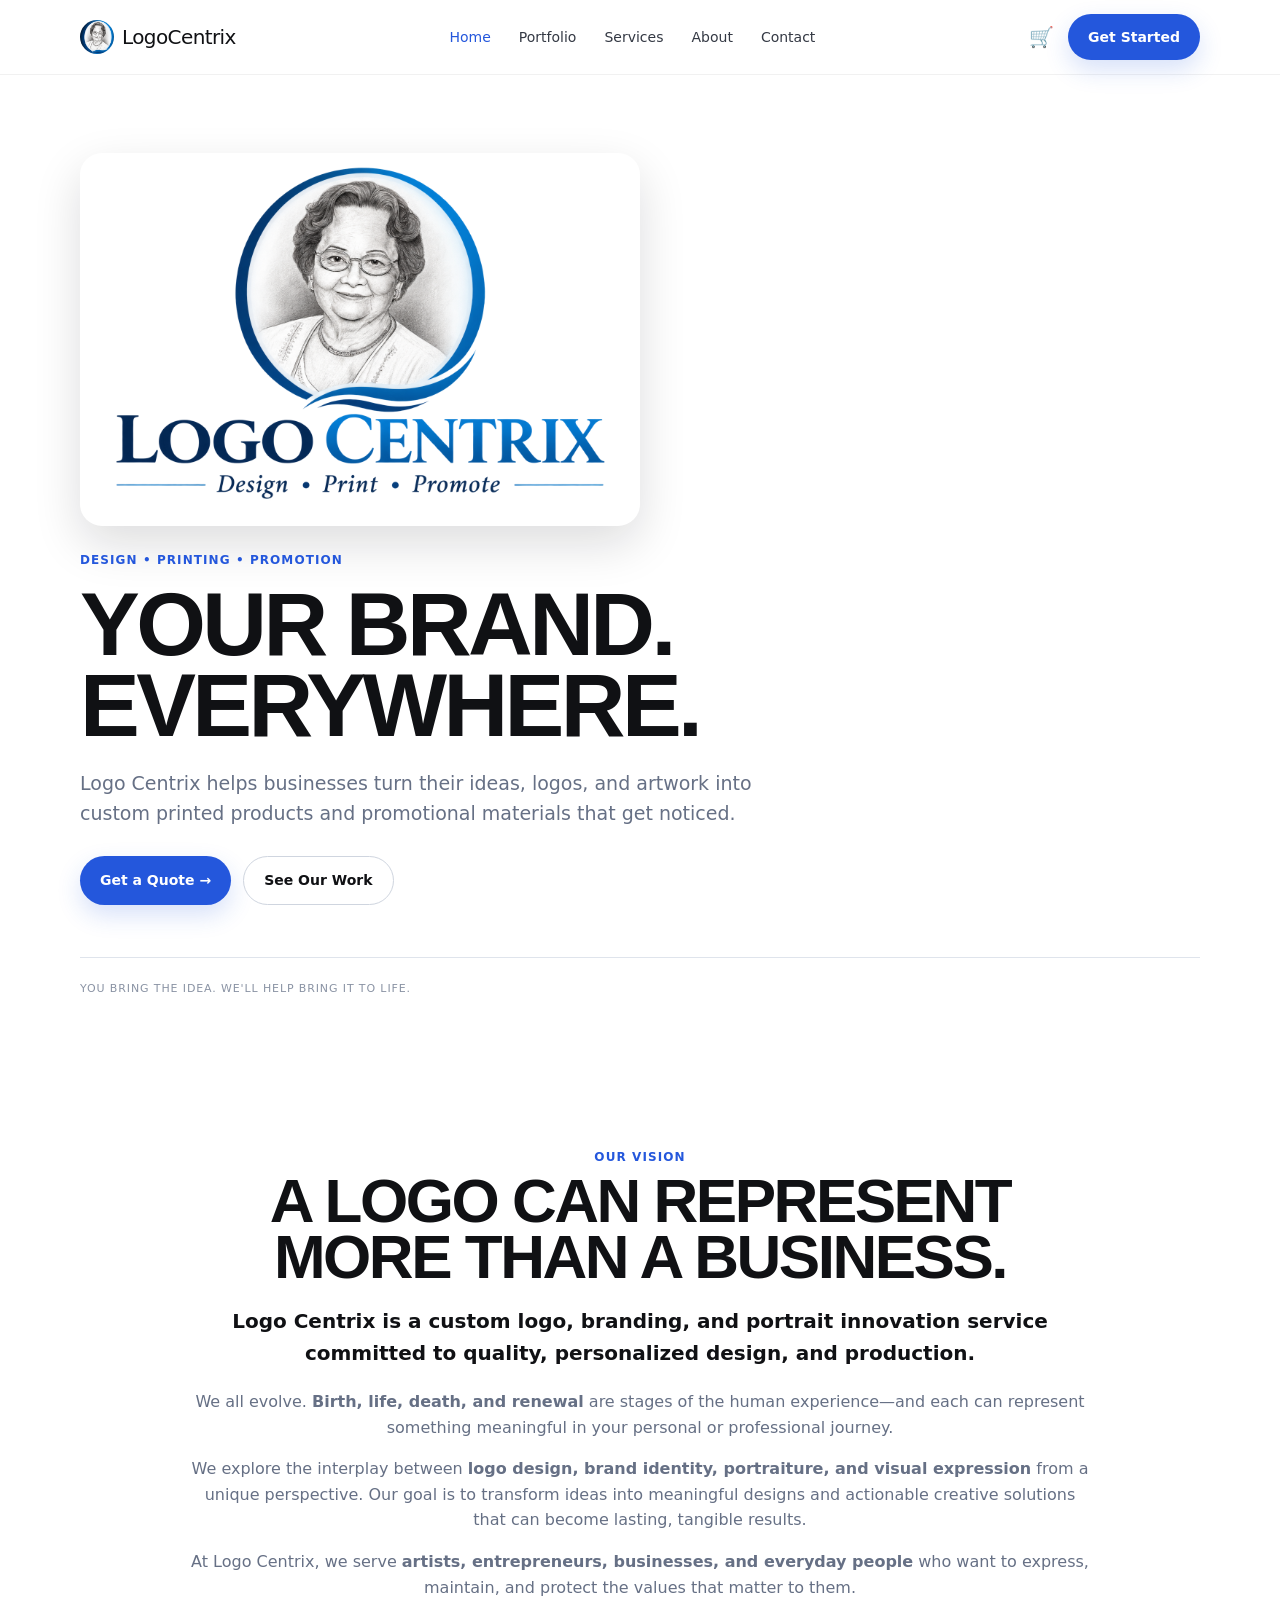
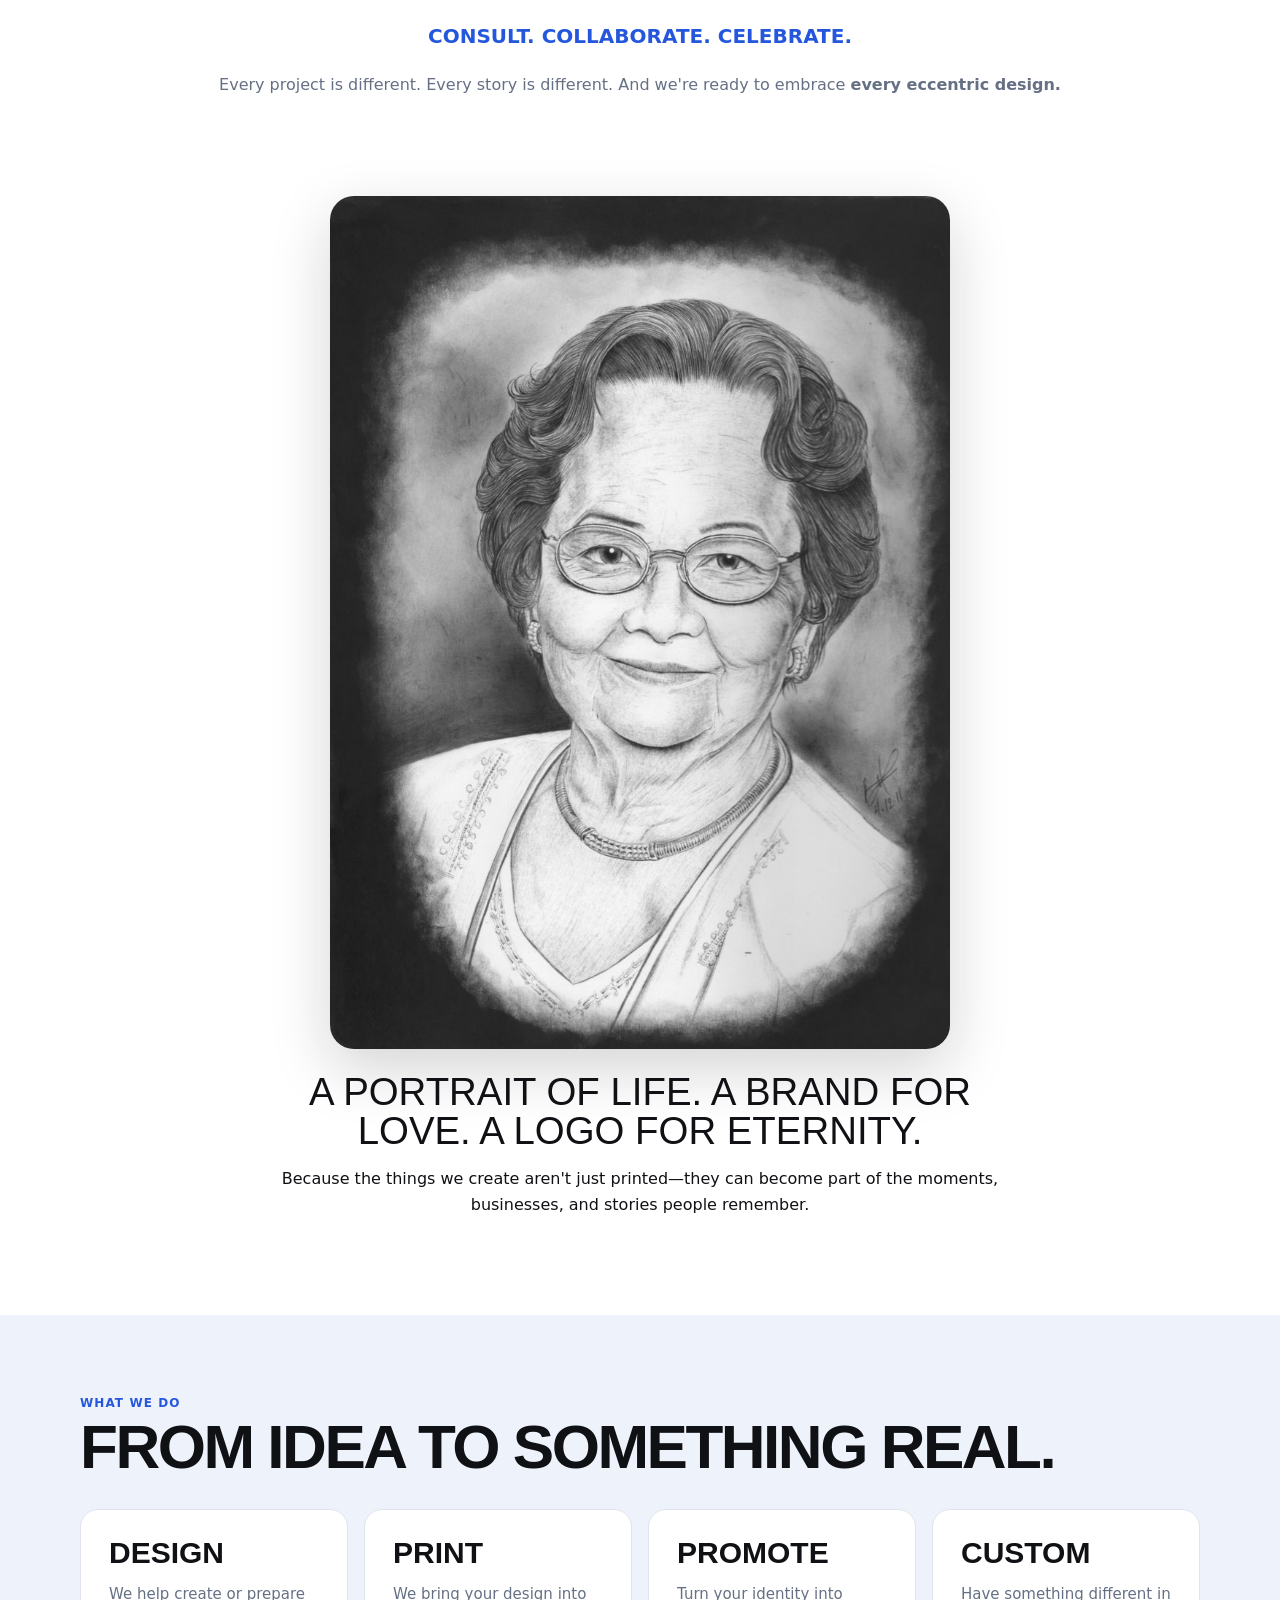
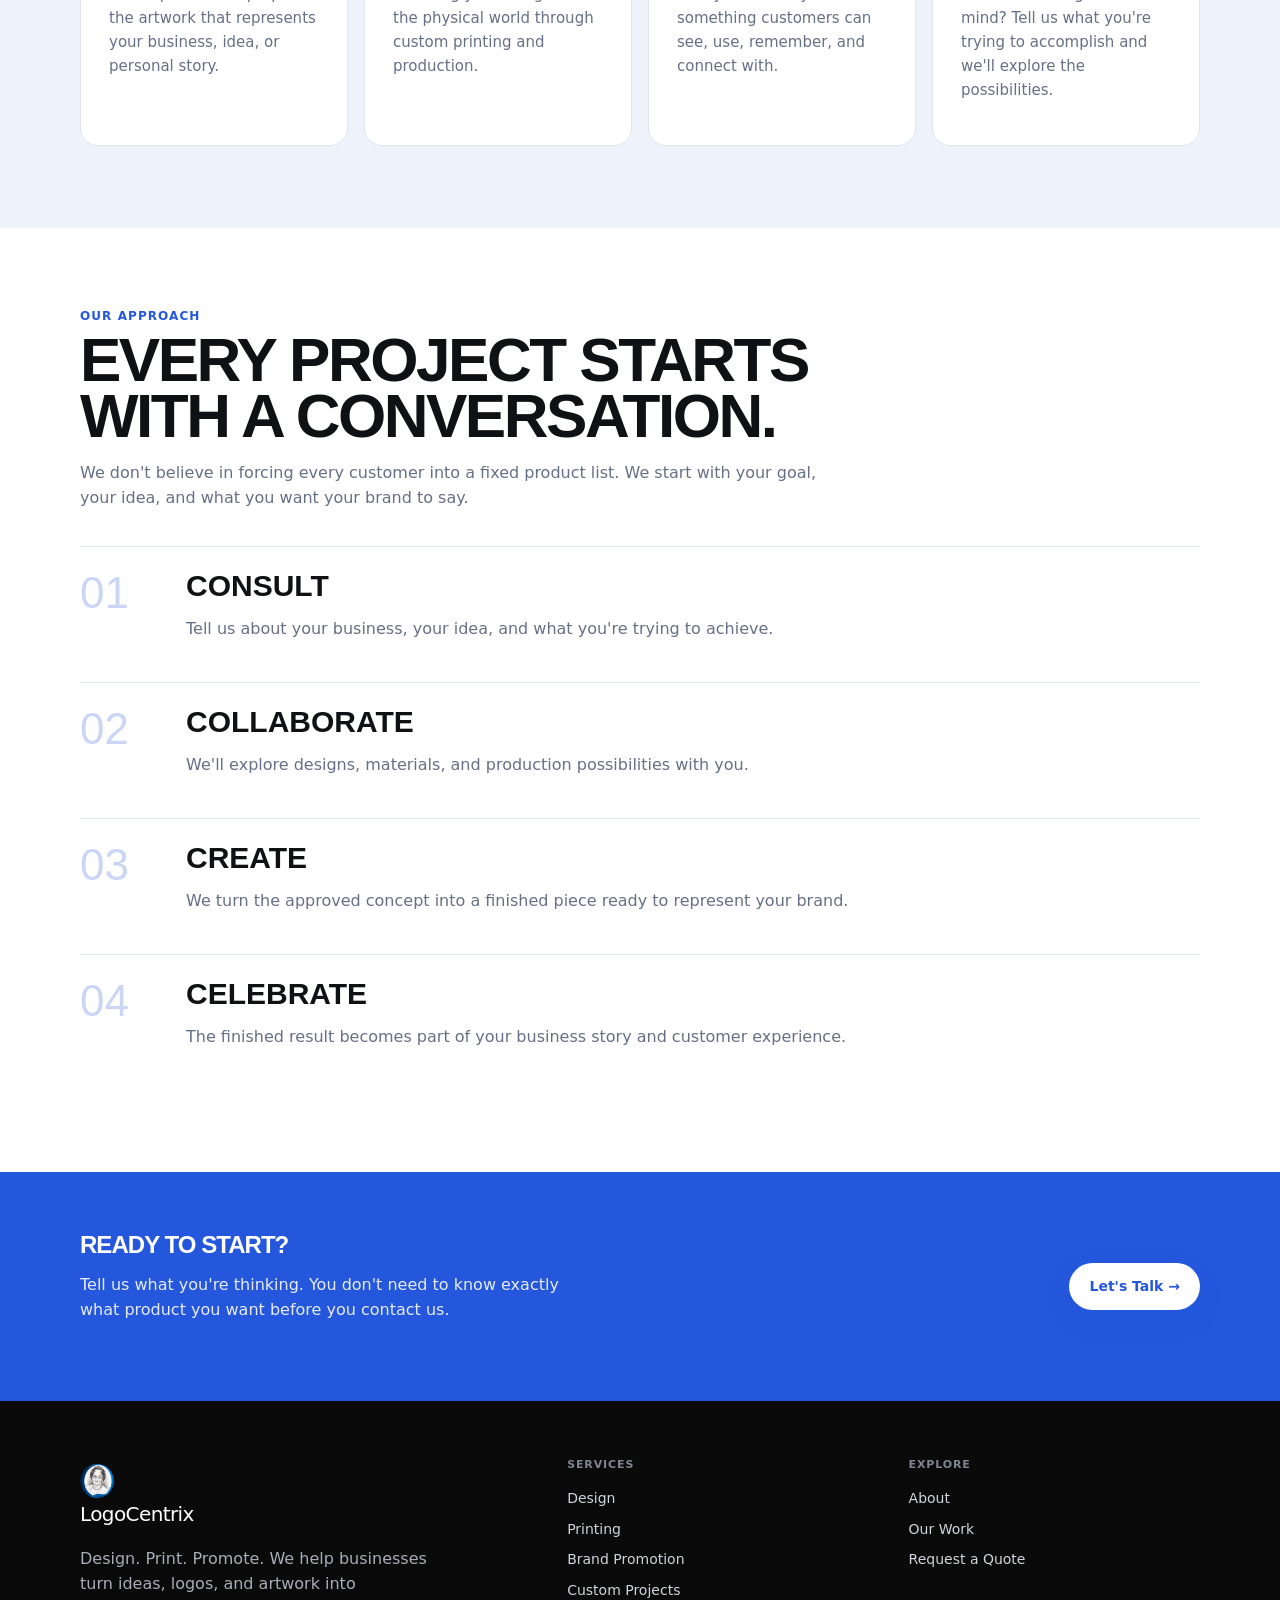
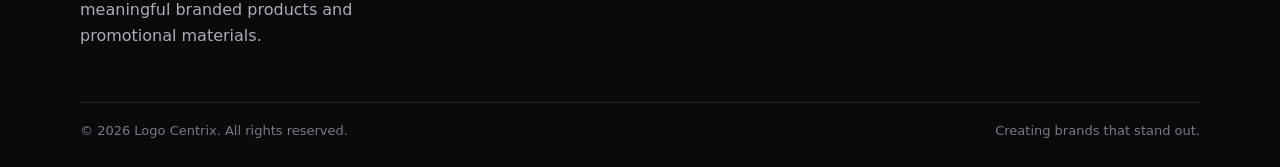
<file: index.html>
<!doctype html>
<html lang="en">
<head>
<meta charset="utf-8">
<meta name="viewport" content="width=device-width,initial-scale=1">
<title>Home | Logo Centrix</title>
<link rel="stylesheet" href="styles.css">
</head>
<body>
<header class="site-header">
  <div class="container nav">
    <a class="brand" href="index.html"><img class="brand-image" src="assets/logo-centrix-mark.png" alt="Logo Centrix logo"><span class="brand-name">Logo<span>Centrix</span></span></a>
    <nav class="nav-links"><a class="active" href="index.html">Home</a><a class="" href="portfolio.html">Portfolio</a><a class="" href="services.html">Services</a><a class="" href="about.html">About</a><a class="" href="contact.html">Contact</a></nav>
    <div class="nav-actions"><span class="cart" aria-hidden="true">🛒</span><a class="button" href="contact.html">Get Started</a></div>
  </div>
</header>

<main>
<section class="hero">
  <div class="container">
    <div class="logo-hero"><img src="assets/logo-centrix-approved.png" alt="Logo Centrix logo featuring the portrait and blue circular design"></div>
    <div class="eyebrow">Design • Printing • Promotion</div>
    <h1 class="display">YOUR BRAND.<br>EVERYWHERE.</h1>
    <p class="lead">Logo Centrix helps businesses turn their ideas, logos, and artwork into custom printed products and promotional materials that get noticed.</p>
    <div class="button-row"><a class="button" href="contact.html">Get a Quote →</a><a class="button secondary" href="portfolio.html">See Our Work</a></div>
    <div class="hero-band">You bring the idea. We'll help bring it to life.</div>
  </div>
</section>

<section class="section">
  <div class="container vision">
    <div class="eyebrow">Our Vision</div>
    <h2 class="display">A LOGO CAN REPRESENT MORE THAN A BUSINESS.</h2>
    <p class="vision-lead">Logo Centrix is a custom logo, branding, and portrait innovation service committed to quality, personalized design, and production.</p>
    <p>We all evolve. <strong>Birth, life, death, and renewal</strong> are stages of the human experience—and each can represent something meaningful in your personal or professional journey.</p>
    <p>We explore the interplay between <strong>logo design, brand identity, portraiture, and visual expression</strong> from a unique perspective. Our goal is to transform ideas into meaningful designs and actionable creative solutions that can become lasting, tangible results.</p>
    <p>At Logo Centrix, we serve <strong>artists, entrepreneurs, businesses, and everyday people</strong> who want to express, maintain, and protect the values that matter to them.</p>
    <p class="vision-lead"><span class="emphasis">CONSULT.</span> <span class="emphasis">COLLABORATE.</span> <span class="emphasis">CELEBRATE.</span></p>
    <p>Every project is different. Every story is different. And we're  ready to embrace <strong>every eccentric design.</strong></p>
  </div>
</section>

<section class="portrait">
  <div class="container portrait-card">
    <img src="assets/mom-by-ronnie.jpg" alt="Pencil portrait">
    <div class="caption">A portrait of life. A brand for Love. A logo for eternity.</div>
    <p>Because the things we create aren't just printed—they can become part of the moments, businesses, and stories people remember.</p>
  </div>
</section>

<section class="section soft">
  <div class="container">
    <div class="eyebrow">What We Do</div>
    <h2 class="display">FROM IDEA TO SOMETHING REAL.</h2>
    <div class="services-grid">
      <article class="card"><h3>Design</h3><p>We help create or prepare the artwork that represents your business, idea, or personal story.</p></article>
      <article class="card"><h3>Print</h3><p>We bring your design into the physical world through custom printing and production.</p></article>
      <article class="card"><h3>Promote</h3><p>Turn your identity into something customers can see, use, remember, and connect with.</p></article>
      <article class="card"><h3>Custom</h3><p>Have something different in mind? Tell us what you're trying to accomplish and we'll explore the possibilities.</p></article>
    </div>
  </div>
</section>

<section class="section">
  <div class="container">
    <div class="section-head"><div class="eyebrow">Our Approach</div><h2 class="display">EVERY PROJECT STARTS WITH A CONVERSATION.</h2><p>We don't believe in forcing every customer into a fixed product list. We start with your goal, your idea, and what you want your brand to say.</p></div>
    <div class="steps">
      <div class="step"><div class="step-num">01</div><div><h3>Consult</h3><p>Tell us about your business, your idea, and what you're trying to achieve.</p></div></div>
      <div class="step"><div class="step-num">02</div><div><h3>Collaborate</h3><p>We'll explore designs, materials, and production possibilities with you.</p></div></div>
      <div class="step"><div class="step-num">03</div><div><h3>Create</h3><p>We turn the approved concept into a finished piece ready to represent your brand.</p></div></div>
      <div class="step"><div class="step-num">04</div><div><h3>Celebrate</h3><p>The finished result becomes part of your business story and customer experience.</p></div></div>
    </div>
  </div>
</section>

<section class="cta">
  <div class="container cta-inner"><div><h2 class="display">READY TO START?</h2><p>Tell us what you're thinking. You don't need to know exactly what product you want before you contact us.</p></div><a class="button" href="contact.html">Let's Talk →</a></div>
</section>
</main>

<footer class="footer">
  <div class="container">
    <div class="footer-grid">
      <div>
        <a class="brand" href="index.html"><img class="brand-image" src="assets/logo-centrix-mark.png" alt="Logo Centrix logo"><span class="brand-name">Logo<span>Centrix</span></span></a>
        <p>Design. Print. Promote. We help businesses turn ideas, logos, and artwork into meaningful branded products and promotional materials.</p>
      </div>
      <div>
        <h4>Services</h4>
        <a href="services.html">Design</a><a href="services.html">Printing</a><a href="services.html">Brand Promotion</a><a href="contact.html">Custom Projects</a>
      </div>
      <div>
        <h4>Explore</h4>
        <a href="about.html">About</a><a href="portfolio.html">Our Work</a><a href="contact.html">Request a Quote</a>
      </div>
    </div>
    <div class="footer-bottom"><span>© 2026 Logo Centrix. All rights reserved.</span><span>Creating brands that stand out.</span></div>
  </div>
</footer>
<script src="script.js"></script>
</body></html>
</file>
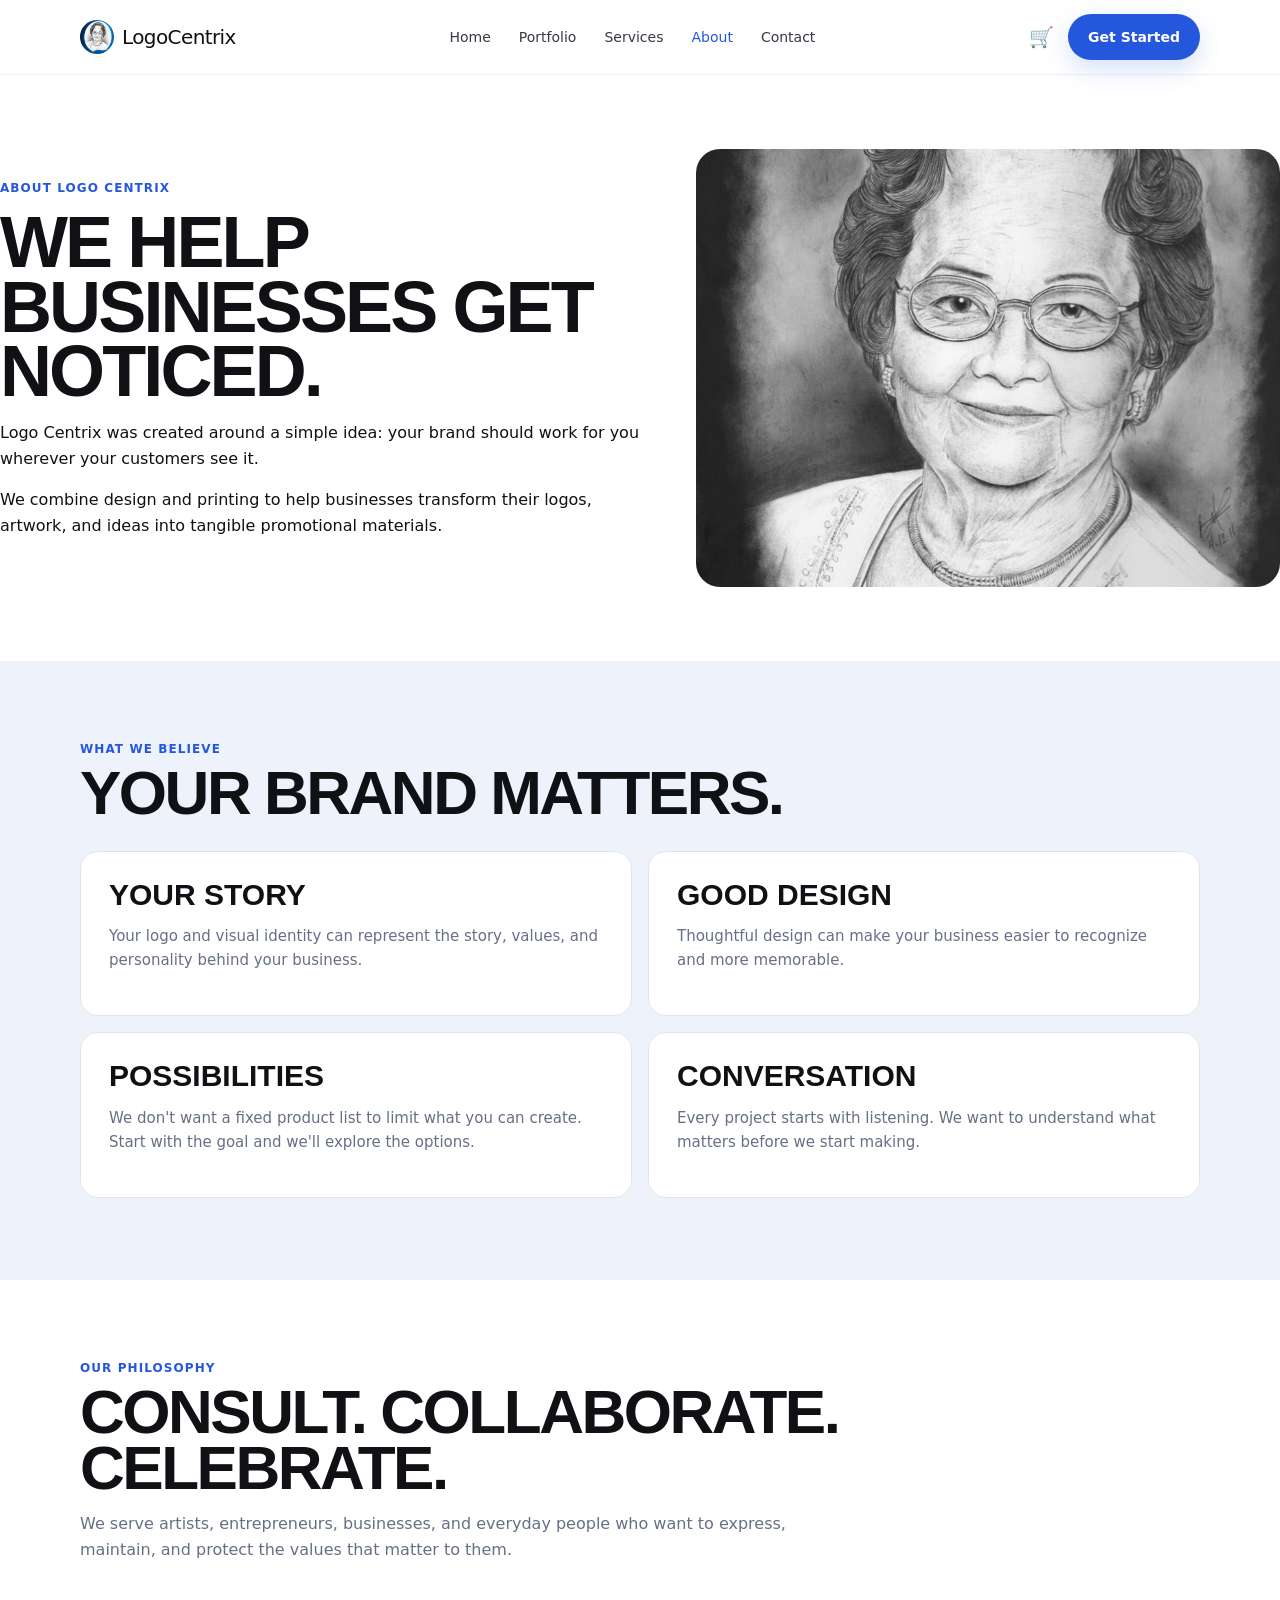
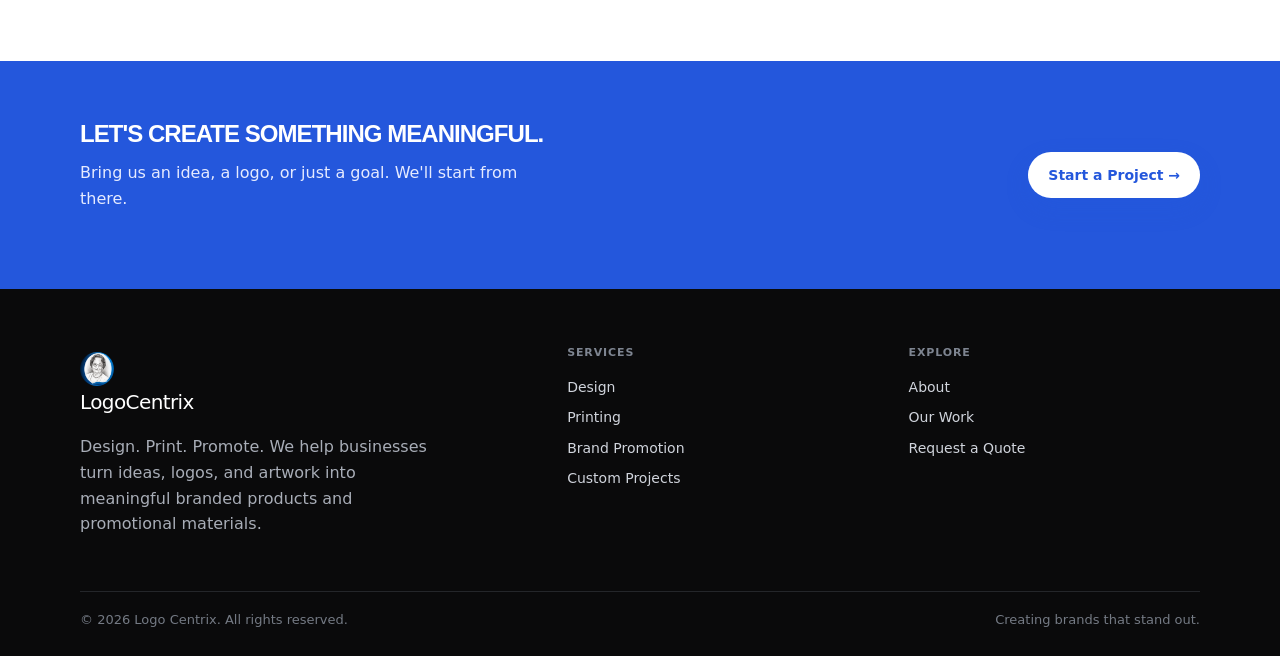
<file: about.html>
<!doctype html>
<html lang="en">
<head>
<meta charset="utf-8">
<meta name="viewport" content="width=device-width,initial-scale=1">
<title>About | Logo Centrix</title>
<link rel="stylesheet" href="styles.css">
</head>
<body>
<header class="site-header">
  <div class="container nav">
    <a class="brand" href="index.html"><img class="brand-image" src="assets/logo-centrix-mark.png" alt="Logo Centrix logo"><span class="brand-name">Logo<span>Centrix</span></span></a>
    <nav class="nav-links"><a class="" href="index.html">Home</a><a class="" href="portfolio.html">Portfolio</a><a class="" href="services.html">Services</a><a class="active" href="about.html">About</a><a class="" href="contact.html">Contact</a></nav>
    <div class="nav-actions"><span class="cart" aria-hidden="true">🛒</span><a class="button" href="contact.html">Get Started</a></div>
  </div>
</header>

<main>
<section class="about-hero">
  <div class="container" style="display:contents">
    <div>
      <div class="eyebrow">About Logo Centrix</div>
      <h1 class="display" style="font-size:clamp(46px,6vw,72px);margin:16px 0">WE HELP BUSINESSES GET NOTICED.</h1>
      <p class="lead">Logo Centrix was created around a simple idea: your brand should work for you wherever your customers see it.</p>
      <p>We combine design and printing to help businesses transform their logos, artwork, and ideas into tangible promotional materials.</p>
    </div>
    <img src="assets/mom-by-ronnie.jpg" alt="Pencil portrait representing Logo Centrix's portrait and visual expression work">
  </div>
</section>

<section class="section soft">
  <div class="container">
    <div class="section-head"><div class="eyebrow">What We Believe</div><h2 class="display">YOUR BRAND MATTERS.</h2></div>
    <div class="values-grid">
      <article class="card"><h3>Your Story</h3><p>Your logo and visual identity can represent the story, values, and personality behind your business.</p></article>
      <article class="card"><h3>Good Design</h3><p>Thoughtful design can make your business easier to recognize and more memorable.</p></article>
      <article class="card"><h3>Possibilities</h3><p>We don't want a fixed product list to limit what you can create. Start with the goal and we'll explore the options.</p></article>
      <article class="card"><h3>Conversation</h3><p>Every project starts with listening. We want to understand what matters before we start making.</p></article>
    </div>
  </div>
</section>

<section class="section">
  <div class="container">
    <div class="section-head"><div class="eyebrow">Our Philosophy</div><h2 class="display">CONSULT. COLLABORATE. CELEBRATE.</h2><p>We serve artists, entrepreneurs, businesses, and everyday people who want to express, maintain, and protect the values that matter to them.</p></div>
  </div>
</section>

<section class="cta"><div class="container cta-inner"><div><h2 class="display">LET'S CREATE SOMETHING MEANINGFUL.</h2><p>Bring us an idea, a logo, or just a goal. We'll start from there.</p></div><a class="button" href="contact.html">Start a Project →</a></div></section>
</main>

<footer class="footer">
  <div class="container">
    <div class="footer-grid">
      <div>
        <a class="brand" href="index.html"><img class="brand-image" src="assets/logo-centrix-mark.png" alt="Logo Centrix logo"><span class="brand-name">Logo<span>Centrix</span></span></a>
        <p>Design. Print. Promote. We help businesses turn ideas, logos, and artwork into meaningful branded products and promotional materials.</p>
      </div>
      <div>
        <h4>Services</h4>
        <a href="services.html">Design</a><a href="services.html">Printing</a><a href="services.html">Brand Promotion</a><a href="contact.html">Custom Projects</a>
      </div>
      <div>
        <h4>Explore</h4>
        <a href="about.html">About</a><a href="portfolio.html">Our Work</a><a href="contact.html">Request a Quote</a>
      </div>
    </div>
    <div class="footer-bottom"><span>© 2026 Logo Centrix. All rights reserved.</span><span>Creating brands that stand out.</span></div>
  </div>
</footer>
<script src="script.js"></script>
</body></html>
</file>
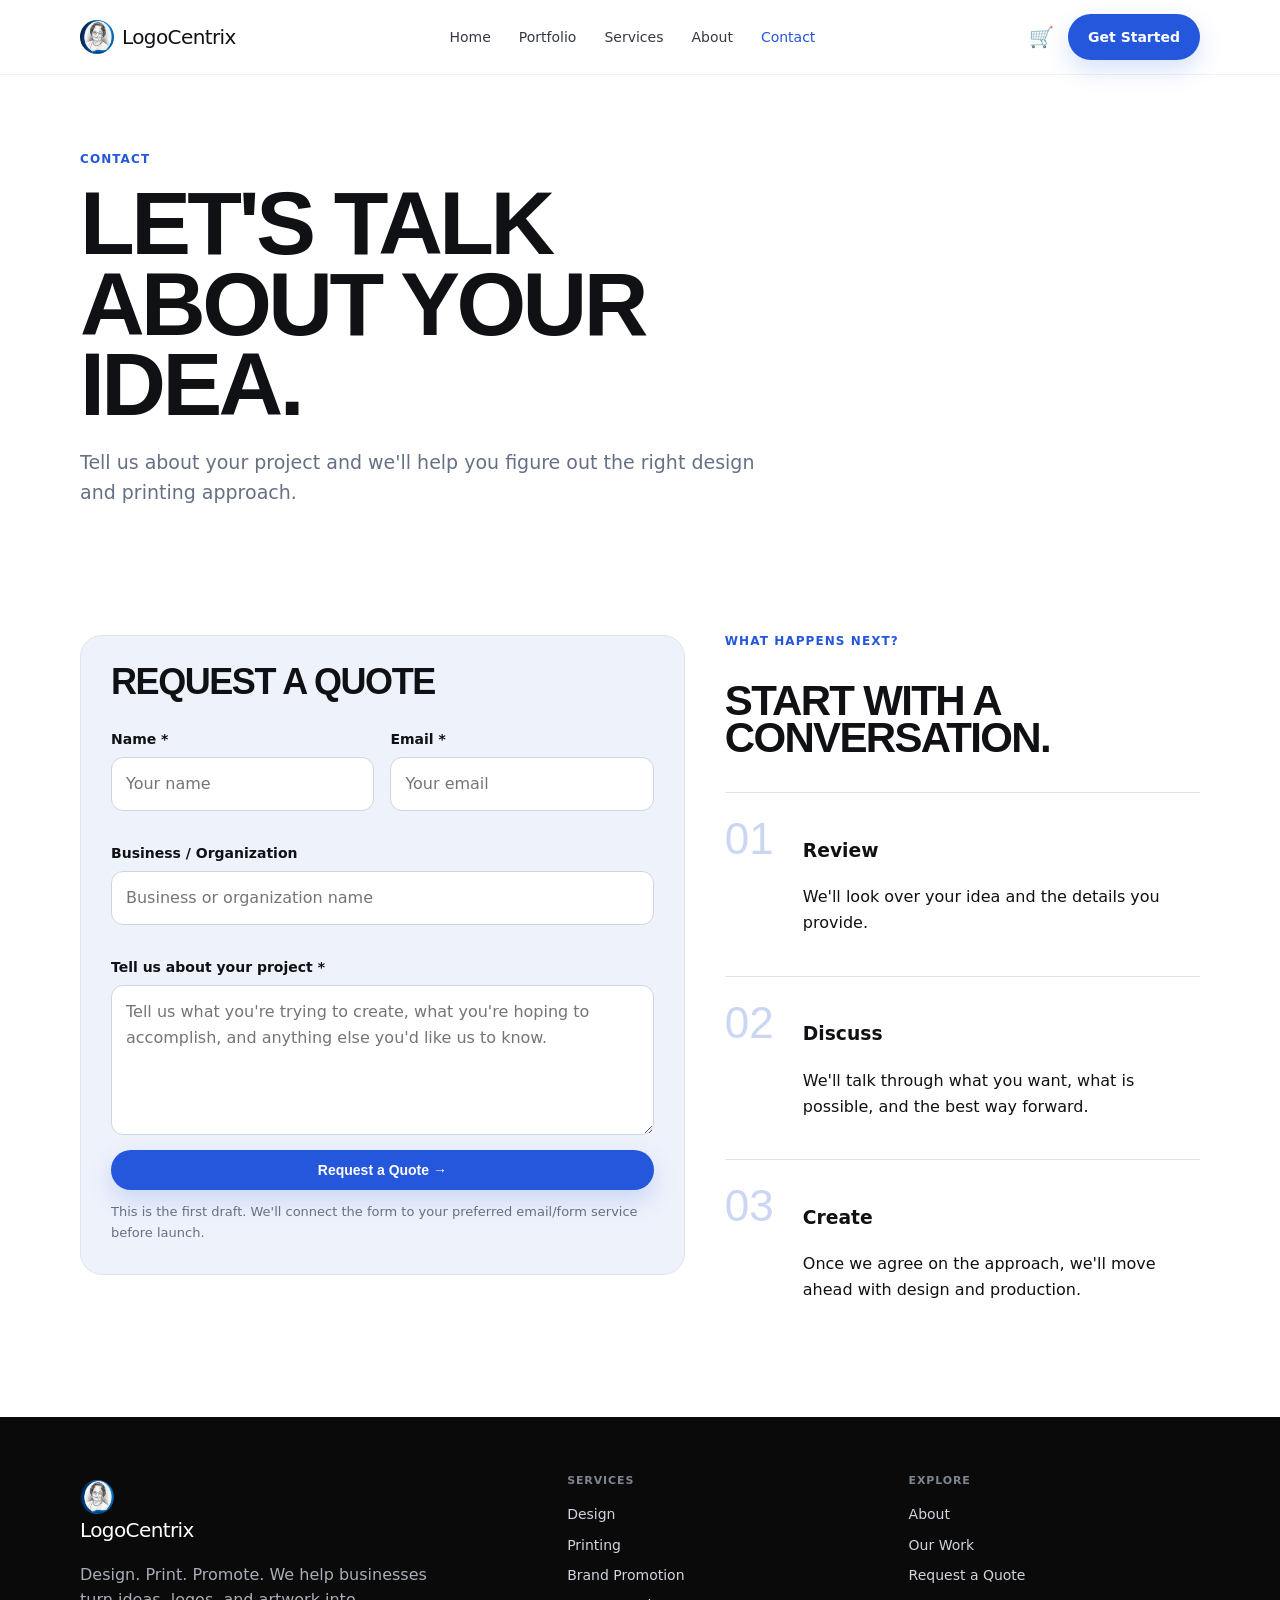
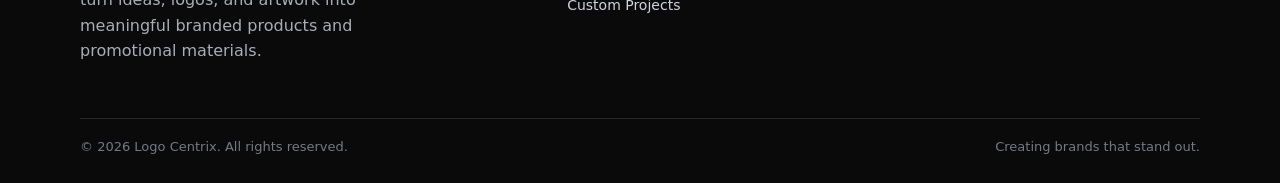
<file: contact.html>
<!doctype html>
<html lang="en">
<head>
<meta charset="utf-8">
<meta name="viewport" content="width=device-width,initial-scale=1">
<title>Contact | Logo Centrix</title>
<link rel="stylesheet" href="styles.css">
</head>
<body>
<header class="site-header">
  <div class="container nav">
    <a class="brand" href="index.html"><img class="brand-image" src="assets/logo-centrix-mark.png" alt="Logo Centrix logo"><span class="brand-name">Logo<span>Centrix</span></span></a>
    <nav class="nav-links"><a class="" href="index.html">Home</a><a class="" href="portfolio.html">Portfolio</a><a class="" href="services.html">Services</a><a class="" href="about.html">About</a><a class="active" href="contact.html">Contact</a></nav>
    <div class="nav-actions"><span class="cart" aria-hidden="true">🛒</span><a class="button" href="contact.html">Get Started</a></div>
  </div>
</header>

<main>
<section class="hero" style="padding-bottom:25px">
  <div class="container">
    <div class="eyebrow">Contact</div>
    <h1 class="display">LET'S TALK ABOUT YOUR IDEA.</h1>
    <p class="lead">Tell us about your project and we'll help you figure out the right design and printing approach.</p>
  </div>
</section>
<section>
  <div class="container contact-grid">
    <div class="form-card">
      <h2 class="display" style="font-size:36px;margin-top:0">REQUEST A QUOTE</h2>
      <form id="quote-form">
        <div class="form-grid">
          <div class="field"><label for="name">Name *</label><input id="name" required placeholder="Your name"></div>
          <div class="field"><label for="email">Email *</label><input id="email" type="email" required placeholder="Your email"></div>
          <div class="field full"><label for="company">Business / Organization</label><input id="company" placeholder="Business or organization name"></div>
          <div class="field full"><label for="project">Tell us about your project *</label><textarea id="project" required placeholder="Tell us what you're trying to create, what you're hoping to accomplish, and anything else you'd like us to know."></textarea></div>
        </div>
        <button class="button" type="submit" style="width:100%">Request a Quote →</button>
        <div id="form-status" class="form-note">This is the first draft. We'll connect the form to your preferred email/form service before launch.</div>
      </form>
    </div>
    <div class="contact-steps">
      <div class="eyebrow">What Happens Next?</div>
      <h2 class="display" style="font-size:42px">START WITH A CONVERSATION.</h2>
      <div class="step"><div class="step-num">01</div><div><h3>Review</h3><p>We'll look over your idea and the details you provide.</p></div></div>
      <div class="step"><div class="step-num">02</div><div><h3>Discuss</h3><p>We'll talk through what you want, what is possible, and the best way forward.</p></div></div>
      <div class="step"><div class="step-num">03</div><div><h3>Create</h3><p>Once we agree on the approach, we'll move ahead with design and production.</p></div></div>
    </div>
  </div>
</section>
</main>

<footer class="footer">
  <div class="container">
    <div class="footer-grid">
      <div>
        <a class="brand" href="index.html"><img class="brand-image" src="assets/logo-centrix-mark.png" alt="Logo Centrix logo"><span class="brand-name">Logo<span>Centrix</span></span></a>
        <p>Design. Print. Promote. We help businesses turn ideas, logos, and artwork into meaningful branded products and promotional materials.</p>
      </div>
      <div>
        <h4>Services</h4>
        <a href="services.html">Design</a><a href="services.html">Printing</a><a href="services.html">Brand Promotion</a><a href="contact.html">Custom Projects</a>
      </div>
      <div>
        <h4>Explore</h4>
        <a href="about.html">About</a><a href="portfolio.html">Our Work</a><a href="contact.html">Request a Quote</a>
      </div>
    </div>
    <div class="footer-bottom"><span>© 2026 Logo Centrix. All rights reserved.</span><span>Creating brands that stand out.</span></div>
  </div>
</footer>
<script src="script.js"></script>
</body></html>
</file>
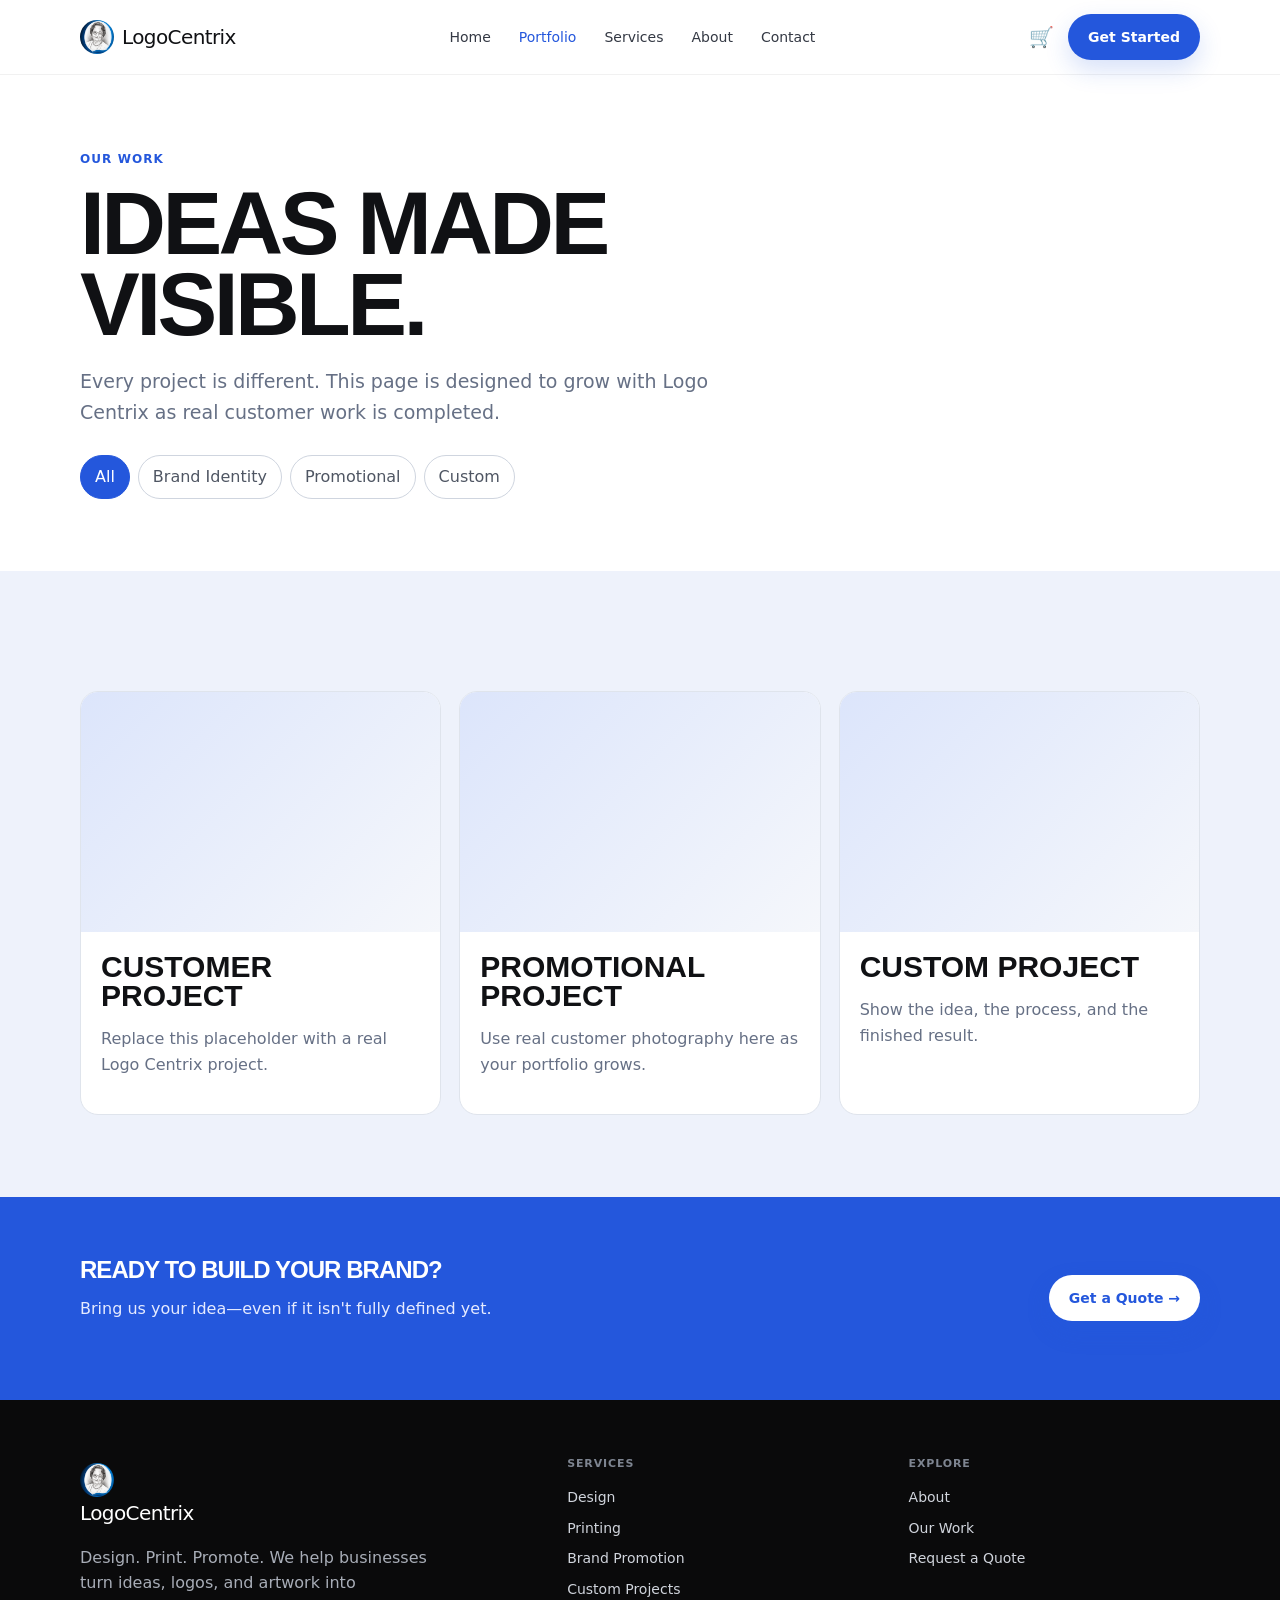
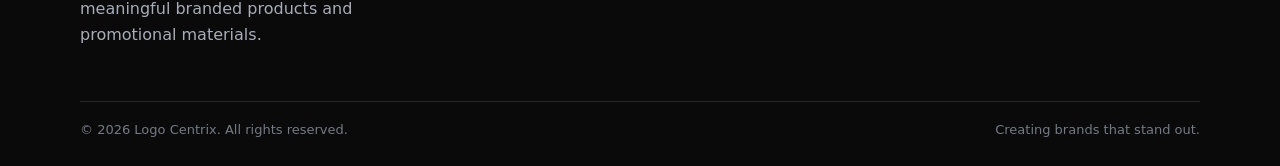
<file: portfolio.html>
<!doctype html>
<html lang="en">
<head>
<meta charset="utf-8">
<meta name="viewport" content="width=device-width,initial-scale=1">
<title>Our Work | Logo Centrix</title>
<link rel="stylesheet" href="styles.css">
</head>
<body>
<header class="site-header">
  <div class="container nav">
    <a class="brand" href="index.html"><img class="brand-image" src="assets/logo-centrix-mark.png" alt="Logo Centrix logo"><span class="brand-name">Logo<span>Centrix</span></span></a>
    <nav class="nav-links"><a class="" href="index.html">Home</a><a class="active" href="portfolio.html">Portfolio</a><a class="" href="services.html">Services</a><a class="" href="about.html">About</a><a class="" href="contact.html">Contact</a></nav>
    <div class="nav-actions"><span class="cart" aria-hidden="true">🛒</span><a class="button" href="contact.html">Get Started</a></div>
  </div>
</header>

<main>
<section class="hero">
  <div class="container">
    <div class="eyebrow">Our Work</div>
    <h1 class="display">IDEAS MADE VISIBLE.</h1>
    <p class="lead">Every project is different. This page is designed to grow with Logo Centrix as real customer work is completed.</p>
    <div class="filter-row">
      <button class="filter active" data-filter="all">All</button>
      <button class="filter" data-filter="identity">Brand Identity</button>
      <button class="filter" data-filter="promotional">Promotional</button>
      <button class="filter" data-filter="custom">Custom</button>
    </div>
  </div>
</section>
<section class="section soft">
  <div class="container">
    <div class="grid-placeholder">
      <article class="work-card" data-category="identity"><div class="work-image"></div><div class="work-copy"><h3>Customer Project</h3><p>Replace this placeholder with a real Logo Centrix project.</p></div></article>
      <article class="work-card" data-category="promotional"><div class="work-image"></div><div class="work-copy"><h3>Promotional Project</h3><p>Use real customer photography here as your portfolio grows.</p></div></article>
      <article class="work-card" data-category="custom"><div class="work-image"></div><div class="work-copy"><h3>Custom Project</h3><p>Show the idea, the process, and the finished result.</p></div></article>
    </div>
  </div>
</section>
<section class="cta"><div class="container cta-inner"><div><h2 class="display">READY TO BUILD YOUR BRAND?</h2><p>Bring us your idea—even if it isn't fully defined yet.</p></div><a class="button" href="contact.html">Get a Quote →</a></div></section>
</main>

<footer class="footer">
  <div class="container">
    <div class="footer-grid">
      <div>
        <a class="brand" href="index.html"><img class="brand-image" src="assets/logo-centrix-mark.png" alt="Logo Centrix logo"><span class="brand-name">Logo<span>Centrix</span></span></a>
        <p>Design. Print. Promote. We help businesses turn ideas, logos, and artwork into meaningful branded products and promotional materials.</p>
      </div>
      <div>
        <h4>Services</h4>
        <a href="services.html">Design</a><a href="services.html">Printing</a><a href="services.html">Brand Promotion</a><a href="contact.html">Custom Projects</a>
      </div>
      <div>
        <h4>Explore</h4>
        <a href="about.html">About</a><a href="portfolio.html">Our Work</a><a href="contact.html">Request a Quote</a>
      </div>
    </div>
    <div class="footer-bottom"><span>© 2026 Logo Centrix. All rights reserved.</span><span>Creating brands that stand out.</span></div>
  </div>
</footer>
<script src="script.js"></script>
</body></html>
</file>
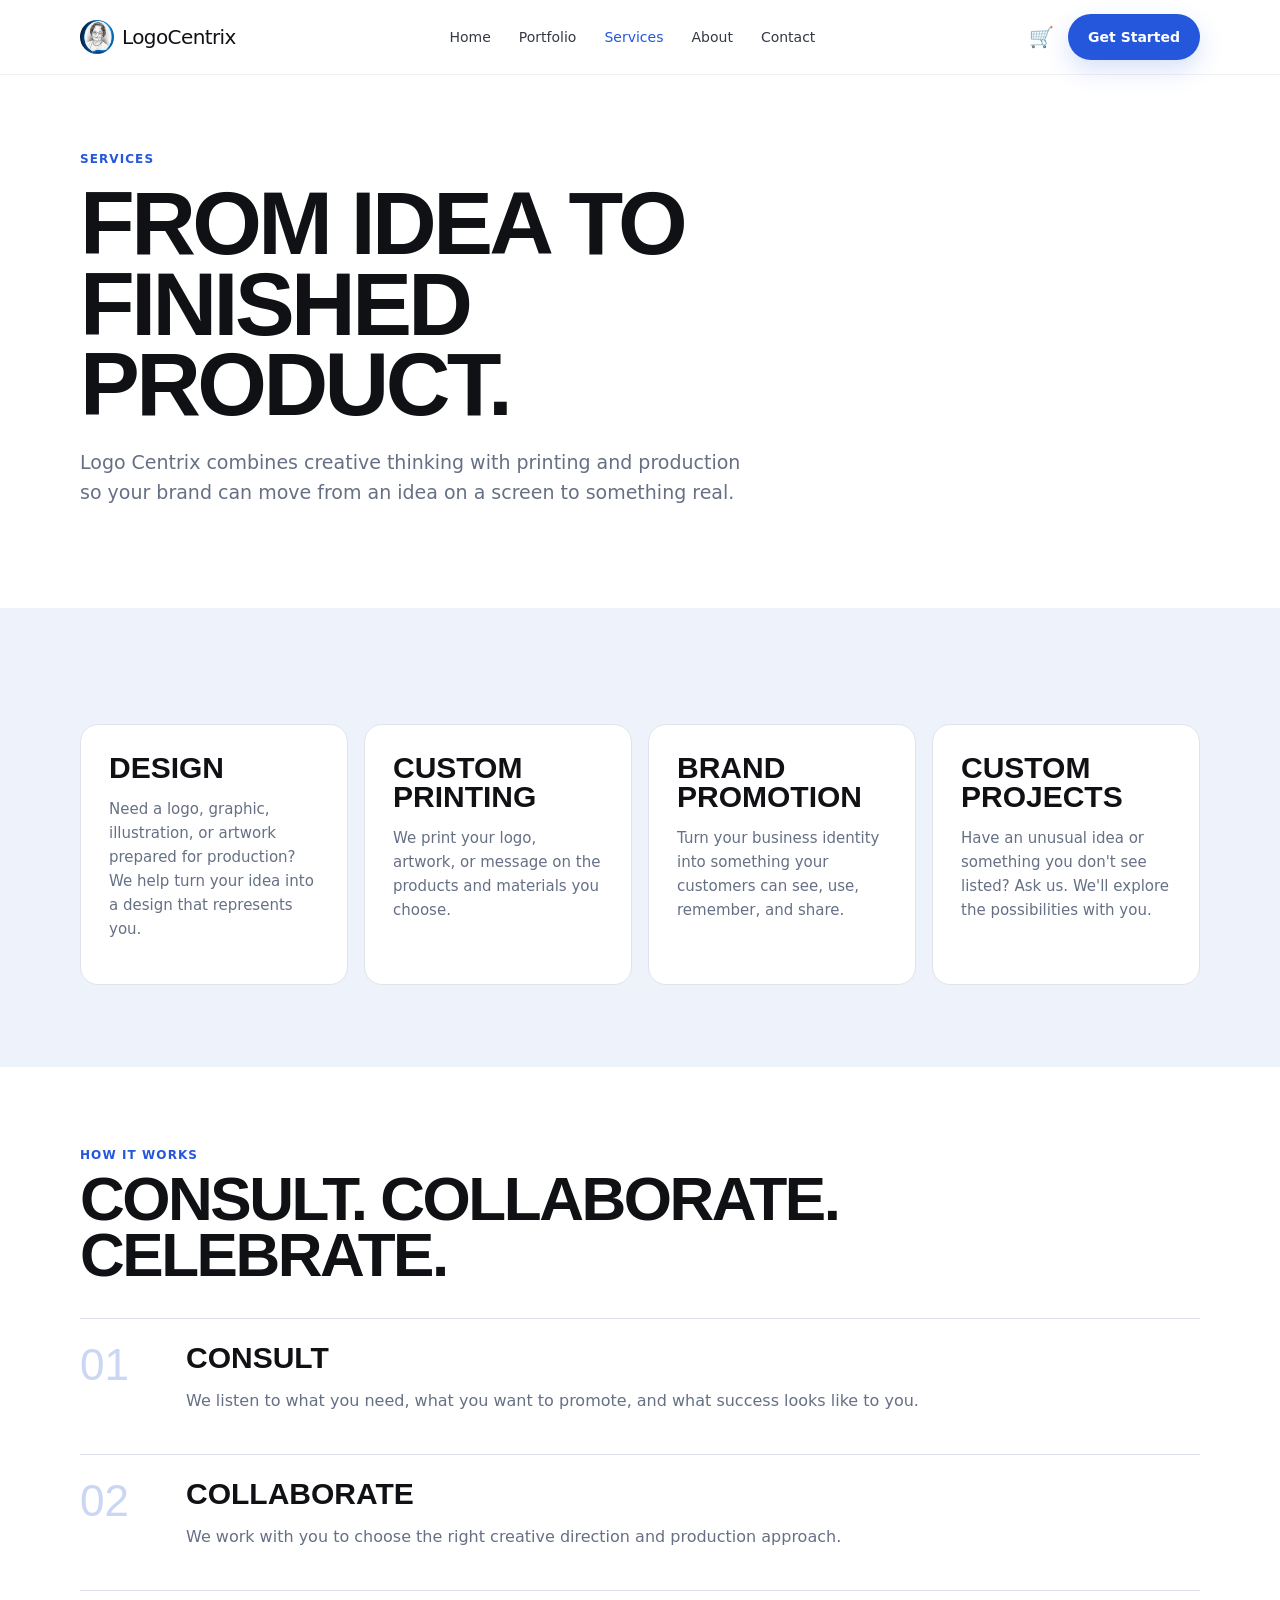
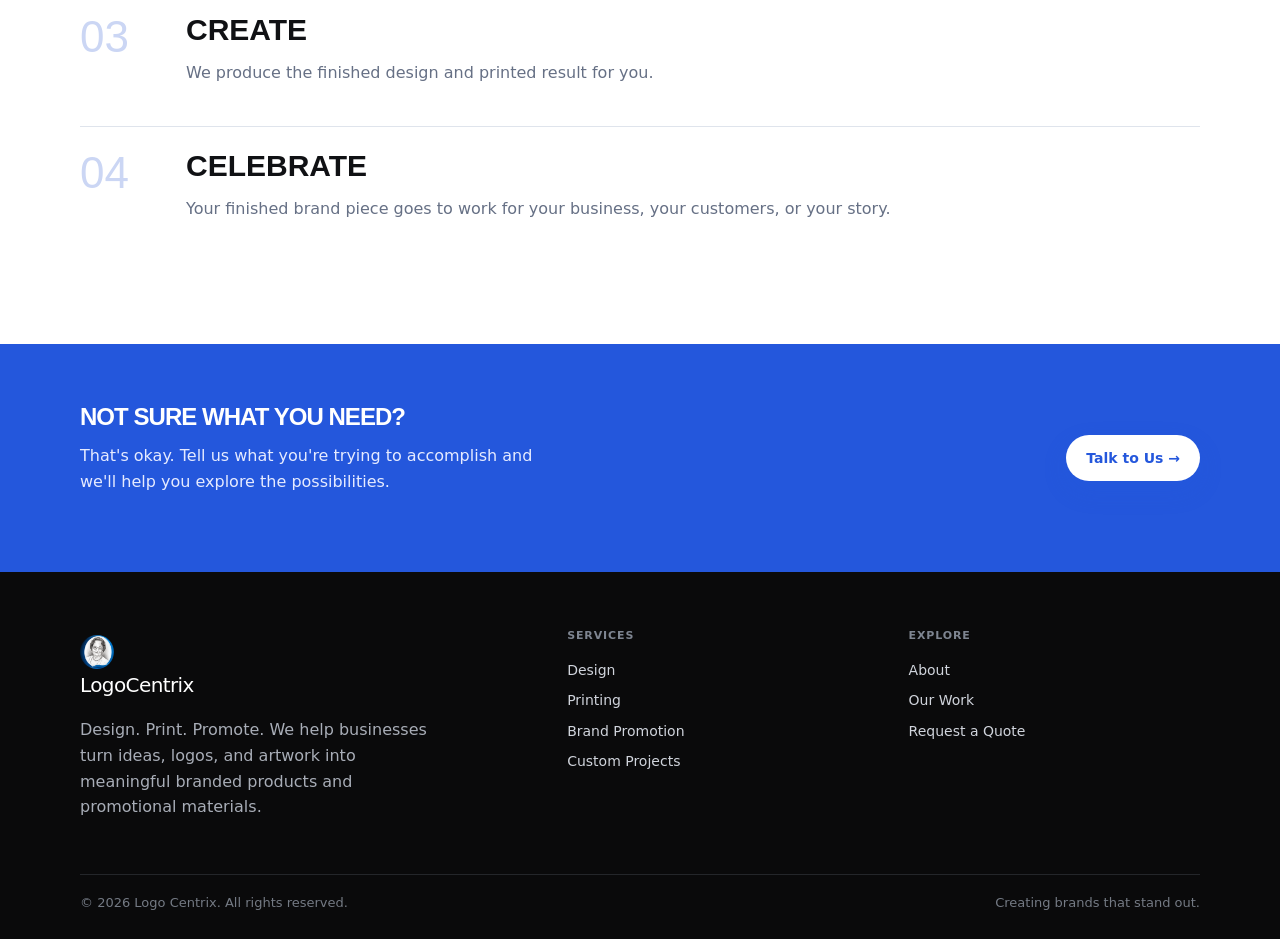
<file: services.html>
<!doctype html>
<html lang="en">
<head>
<meta charset="utf-8">
<meta name="viewport" content="width=device-width,initial-scale=1">
<title>Services | Logo Centrix</title>
<link rel="stylesheet" href="styles.css">
</head>
<body>
<header class="site-header">
  <div class="container nav">
    <a class="brand" href="index.html"><img class="brand-image" src="assets/logo-centrix-mark.png" alt="Logo Centrix logo"><span class="brand-name">Logo<span>Centrix</span></span></a>
    <nav class="nav-links"><a class="" href="index.html">Home</a><a class="" href="portfolio.html">Portfolio</a><a class="active" href="services.html">Services</a><a class="" href="about.html">About</a><a class="" href="contact.html">Contact</a></nav>
    <div class="nav-actions"><span class="cart" aria-hidden="true">🛒</span><a class="button" href="contact.html">Get Started</a></div>
  </div>
</header>

<main>
<section class="hero">
  <div class="container">
    <div class="eyebrow">Services</div>
    <h1 class="display">FROM IDEA TO FINISHED PRODUCT.</h1>
    <p class="lead">Logo Centrix combines creative thinking with printing and production so your brand can move from an idea on a screen to something real.</p>
  </div>
</section>
<section class="section soft">
  <div class="container">
    <div class="services-grid">
      <article class="card"><h3>Design</h3><p>Need a logo, graphic, illustration, or artwork prepared for production? We help turn your idea into a design that represents you.</p></article>
      <article class="card"><h3>Custom Printing</h3><p>We print your logo, artwork, or message on the products and materials you choose.</p></article>
      <article class="card"><h3>Brand Promotion</h3><p>Turn your business identity into something your customers can see, use, remember, and share.</p></article>
      <article class="card"><h3>Custom Projects</h3><p>Have an unusual idea or something you don't see listed? Ask us. We'll explore the possibilities with you.</p></article>
    </div>
  </div>
</section>
<section class="section">
  <div class="container">
    <div class="section-head"><div class="eyebrow">How It Works</div><h2 class="display">CONSULT. COLLABORATE. CELEBRATE.</h2></div>
    <div class="steps">
      <div class="step"><div class="step-num">01</div><div><h3>Consult</h3><p>We listen to what you need, what you want to promote, and what success looks like to you.</p></div></div>
      <div class="step"><div class="step-num">02</div><div><h3>Collaborate</h3><p>We work with you to choose the right creative direction and production approach.</p></div></div>
      <div class="step"><div class="step-num">03</div><div><h3>Create</h3><p>We produce the finished design and printed result for you.</p></div></div>
      <div class="step"><div class="step-num">04</div><div><h3>Celebrate</h3><p>Your finished brand piece goes to work for your business, your customers, or your story.</p></div></div>
    </div>
  </div>
</section>
<section class="cta"><div class="container cta-inner"><div><h2 class="display">NOT SURE WHAT YOU NEED?</h2><p>That's okay. Tell us what you're trying to accomplish and we'll help you explore the possibilities.</p></div><a class="button" href="contact.html">Talk to Us →</a></div></section>
</main>

<footer class="footer">
  <div class="container">
    <div class="footer-grid">
      <div>
        <a class="brand" href="index.html"><img class="brand-image" src="assets/logo-centrix-mark.png" alt="Logo Centrix logo"><span class="brand-name">Logo<span>Centrix</span></span></a>
        <p>Design. Print. Promote. We help businesses turn ideas, logos, and artwork into meaningful branded products and promotional materials.</p>
      </div>
      <div>
        <h4>Services</h4>
        <a href="services.html">Design</a><a href="services.html">Printing</a><a href="services.html">Brand Promotion</a><a href="contact.html">Custom Projects</a>
      </div>
      <div>
        <h4>Explore</h4>
        <a href="about.html">About</a><a href="portfolio.html">Our Work</a><a href="contact.html">Request a Quote</a>
      </div>
    </div>
    <div class="footer-bottom"><span>© 2026 Logo Centrix. All rights reserved.</span><span>Creating brands that stand out.</span></div>
  </div>
</footer>
<script src="script.js"></script>
</body></html>
</file>
<file: styles.css>
:root{
  --blue:#2457dc;
  --blue-dark:#173da8;
  --ink:#101114;
  --muted:#667085;
  --soft:#eef2fb;
  --line:#dfe4ec;
  --white:#ffffff;
  --max:1120px;
  --display:"Arial Black", Impact, Haettenschweiler, "Franklin Gothic Heavy", sans-serif;
  --body:Inter, ui-sans-serif, system-ui, -apple-system, BlinkMacSystemFont, "Segoe UI", sans-serif;
}
*{box-sizing:border-box}
html{scroll-behavior:smooth}
body{margin:0;background:var(--white);color:var(--ink);font-family:var(--body);line-height:1.6}
a{color:inherit;text-decoration:none}
img{display:block;max-width:100%}
.container{width:min(calc(100% - 40px),var(--max));margin-inline:auto}
.site-header{position:sticky;top:0;z-index:50;background:rgba(255,255,255,.96);backdrop-filter:blur(12px);border-bottom:1px solid rgba(16,17,20,.06)}
.nav{height:74px;display:flex;align-items:center;justify-content:space-between;gap:20px}
.brand{display:flex;align-items:center;gap:9px;font-weight:800;font-size:21px;letter-spacing:-.03em}
.brand-mark{width:22px;height:22px;border:5px solid var(--ink);border-right-color:transparent;border-radius:50%}
.brand span{font-weight:400}
.nav-links{display:flex;align-items:center;gap:28px;font-size:14px}
.nav-links a{color:#343944}
.nav-links a.active,.nav-links a:hover{color:var(--blue)}
.nav-actions{display:flex;align-items:center;gap:14px}
.cart{font-size:20px}
.button{display:inline-flex;align-items:center;justify-content:center;gap:8px;padding:12px 20px;border-radius:999px;background:var(--blue);color:#fff;font-weight:750;font-size:14px;border:none;cursor:pointer;box-shadow:0 10px 24px rgba(36,87,220,.18)}
.button:hover{background:var(--blue-dark)}
.button.secondary{background:#fff;color:var(--ink);border:1px solid #cfd5df;box-shadow:none}
.button.ghost{background:transparent;color:var(--blue);box-shadow:none;padding-left:0}
.hero{padding:78px 0 72px}
.eyebrow{font-size:12px;line-height:1;text-transform:uppercase;letter-spacing:.09em;color:var(--blue);font-weight:800}
.display{font-family:var(--display);text-transform:uppercase;line-height:.9;letter-spacing:-.04em}
.hero h1{font-size:clamp(54px,7vw,94px);max-width:720px;margin:18px 0 22px}
.hero p.lead{font-size:19px;color:var(--muted);max-width:680px;margin:0 0 28px}
.button-row{display:flex;flex-wrap:wrap;gap:12px}
.hero-band{margin-top:52px;padding-top:22px;border-top:1px solid var(--line);font-size:11px;text-transform:uppercase;letter-spacing:.08em;color:#8a93a4}
.section{padding:82px 0}
.section.soft{background:var(--soft)}
.section-head{max-width:770px}
.section h2{font-size:clamp(40px,5vw,62px);margin:10px 0 16px}
.section h3{font-family:var(--display);text-transform:uppercase;line-height:.98;font-size:30px;margin:0 0 12px}
.section p{color:var(--muted)}
.vision{max-width:900px;margin:0 auto;text-align:center}
.vision .vision-lead{font-size:20px;color:var(--ink);font-weight:650}
.vision p{font-size:16px}
.emphasis{font-weight:800;color:var(--blue)}
.portrait{padding:0 0 82px}
.portrait-card{max-width:760px;margin:0 auto;text-align:center}
.portrait-card img{width:min(100%,620px);height:auto;aspect-ratio:auto;object-fit:contain;margin:0 auto;border-radius:24px;box-shadow:0 20px 60px rgba(16,17,20,.18)}
.portrait-card .caption{font-family:var(--display);text-transform:uppercase;font-size:clamp(24px,3vw,40px);line-height:1;margin:24px auto 12px;max-width:690px}
.services-grid{display:grid;grid-template-columns:repeat(4,1fr);gap:16px;margin-top:34px}
.card{border:1px solid var(--line);border-radius:18px;padding:28px;background:#fff}
.card p{font-size:15px}
.steps{margin-top:35px}
.step{display:grid;grid-template-columns:80px 1fr;gap:26px;padding:24px 0;border-top:1px solid var(--line)}
.step-num{font-family:var(--display);font-size:44px;color:#cbd6f4;line-height:1}
.cta{padding:62px 0;background:var(--blue);color:#fff}
.cta .cta-inner{display:flex;align-items:center;justify-content:space-between;gap:30px}
.cta h2{color:#fff;margin:0}
.cta p{color:#e6ebff;max-width:480px}
.cta .button{background:#fff;color:var(--blue)}
.grid-placeholder{display:grid;grid-template-columns:repeat(3,1fr);gap:18px;margin-top:38px}
.work-card{border:1px solid var(--line);border-radius:18px;overflow:hidden;background:#fff}
.work-image{height:240px;background:linear-gradient(135deg,#dce5fb,#f5f7fb)}
.work-card .work-copy{padding:20px}
.filter-row{display:flex;flex-wrap:wrap;gap:8px;margin-top:28px}
.filter{border:1px solid #cfd5df;background:#fff;border-radius:999px;padding:8px 14px;cursor:pointer;font:inherit;color:#4f5663}
.filter.active,.filter:hover{background:var(--blue);border-color:var(--blue);color:#fff}
.pricing-grid{display:grid;grid-template-columns:repeat(3,1fr);gap:18px;margin-top:38px}
.price-card{border:1px solid var(--line);border-radius:20px;padding:28px;background:#fff}
.price-card.featured{background:var(--blue);color:#fff;border-color:var(--blue);transform:translateY(-10px);box-shadow:0 20px 50px rgba(36,87,220,.25)}
.price{font-family:var(--display);font-size:48px;line-height:1;margin:12px 0}
.price-note{color:var(--muted)}
.featured .price-note,.featured li{color:#eef3ff}
.price-card ul{padding-left:20px;color:var(--muted)}
.price-card .button{width:100%;margin-top:12px}
.faq{margin-top:20px}
.faq details{border-top:1px solid var(--line);padding:18px 0}
.faq summary{cursor:pointer;font-weight:750}
.about-hero{display:grid;grid-template-columns:1.05fr .95fr;gap:50px;align-items:center;padding:74px 0}
.about-hero img{width:100%;aspect-ratio:4/3;object-fit:cover;border-radius:24px}
.stat-grid{display:grid;grid-template-columns:repeat(3,1fr);gap:16px;margin-top:30px}
.stat{padding:25px;border-radius:18px;background:#fff;border:1px solid var(--line)}
.stat strong{display:block;font-family:var(--display);font-size:46px;line-height:1;color:var(--blue)}
.values-grid{display:grid;grid-template-columns:repeat(2,1fr);gap:16px;margin-top:30px}
.contact-grid{display:grid;grid-template-columns:1.12fr .88fr;gap:40px;align-items:start;padding:74px 0}
.form-card{background:var(--soft);border:1px solid var(--line);border-radius:22px;padding:30px}
.form-grid{display:grid;grid-template-columns:1fr 1fr;gap:16px}
.field{display:flex;flex-direction:column;gap:7px;margin-bottom:15px}
.field.full{grid-column:1/-1}
label{font-weight:700;font-size:14px}
input,select,textarea{font:inherit;border:1px solid #cfd5df;border-radius:12px;padding:13px 14px;background:#fff}
textarea{min-height:150px;resize:vertical}
.form-note{font-size:13px;color:var(--muted);margin-top:12px}
.contact-steps .step{grid-template-columns:52px 1fr}
.footer{background:#0a0a0b;color:#e5e7eb;padding:55px 0 25px}
.footer-grid{display:grid;grid-template-columns:1.2fr .8fr .8fr;gap:50px}
.footer .brand{color:#fff}
.footer .brand-mark{border-color:#1da1f2;border-right-color:transparent}
.footer p{color:#a8adb7;max-width:360px}
.footer h4{text-transform:uppercase;font-size:11px;letter-spacing:.08em;color:#7e8591;margin:0 0 14px}
.footer a{display:block;color:#d0d4dc;margin:8px 0;font-size:14px}
.footer-bottom{border-top:1px solid #24262a;margin-top:38px;padding-top:18px;display:flex;justify-content:space-between;gap:20px;color:#747a84;font-size:13px}
@media (max-width:900px){
  .nav-links{display:none}
  .services-grid{grid-template-columns:1fr 1fr}
  .pricing-grid{grid-template-columns:1fr}
  .price-card.featured{transform:none}
  .about-hero,.contact-grid{grid-template-columns:1fr}
  .grid-placeholder{grid-template-columns:1fr 1fr}
  .cta .cta-inner{flex-direction:column;align-items:flex-start}
}
@media (max-width:620px){
  .container{width:min(calc(100% - 28px),var(--max))}
  .hero{padding:58px 0 55px}
  .section{padding:60px 0}
  .services-grid,.grid-placeholder,.values-grid,.stat-grid,.form-grid,.footer-grid{grid-template-columns:1fr}
  .field.full{grid-column:auto}
  .footer-bottom{flex-direction:column}
  .nav{height:64px}
  .nav-actions .cart{display:none}
}

/* Approved Logo Centrix visual identity */
.brand{gap:8px}
.brand-image{width:34px;height:34px;object-fit:cover;border-radius:50%;flex:none}
.brand-name{font-weight:800;font-size:20px;letter-spacing:-.03em}.brand-name span{font-weight:400}
.logo-hero{display:flex;justify-content:flex-start;margin:0 0 28px}
.logo-hero img{width:min(100%,560px);height:auto;border-radius:22px;box-shadow:0 18px 48px rgba(16,17,20,.14)}
</file>
